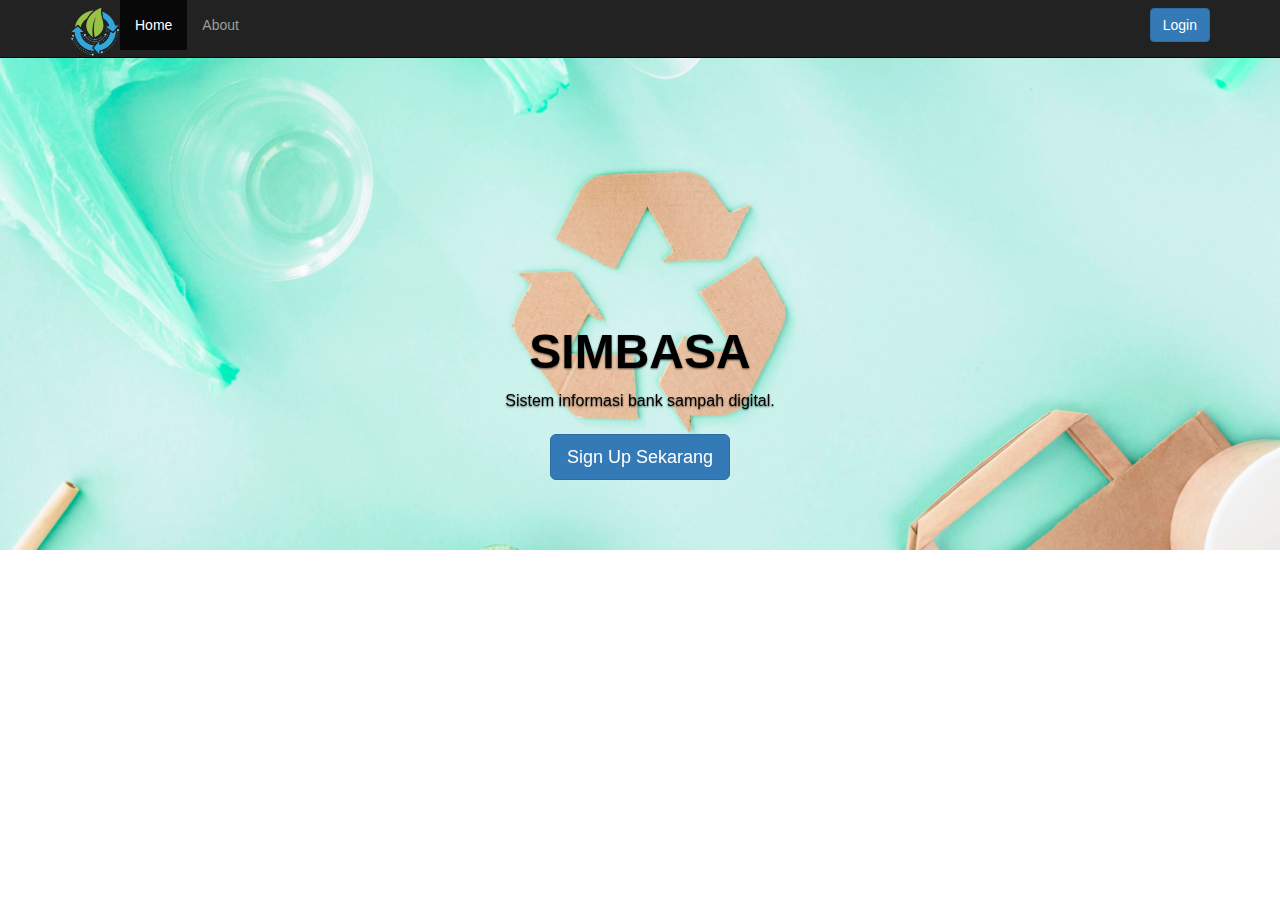
<file: index.html>
<!doctype html>
<html lang="en">
<head>
    <meta charset="utf-8">
    <meta http-equiv="X-UA-Compatible" content="IE=edge">
    <meta name="viewport" content="width=device-width, initial-scale=1">
    <title>SIMBASA</title>
    <link rel="icon" href="img/logo.png">
    <link href="css/bootstrap.min.css" rel="stylesheet">
    <link href="css/carousel.css" rel="stylesheet">
</head>
<body>

    <nav class="navbar navbar-inverse navbar-fixed-top">
        <div class="container">
            <div class="navbar-header">
                <button type="button" class="navbar-toggle collapsed" data-toggle="collapse" data-target="#navbar">
                    <span class="icon-bar"></span>
                    <span class="icon-bar"></span>
                    <span class="icon-bar"></span>
                </button>
                <img src="img/logo.png" alt="Logo" style="width: 50px; margin-top: 5px;">
            </div>
            <div id="navbar" class="collapse navbar-collapse">
                <ul class="nav navbar-nav">
                    <li class="active"><a href="index.html">Home</a></li>
                    <li><a href="about.html">About</a></li>
                </ul>
                <button class="btn btn-primary navbar-btn pull-right" data-toggle="modal" data-target="#modalLogin">Login</button>
            </div>
        </div>
    </nav>

    <div id="myCarousel" class="carousel slide" data-ride="carousel">
        <div class="carousel-inner">
            <div class="item active">
                <img src="img/gb2.jpg" alt="Slide 1">
                <div class="container">
                    <div class="carousel-caption">
                        <h1>SIMBASA</h1>
                        <p>Sistem informasi bank sampah digital.</p>
                        <p><button class="btn btn-primary btn-lg" data-toggle="modal" data-target="#modalSignup">Sign Up Sekarang</button></p>
                    </div>
                </div>
            </div>
        </div>
    </div>

    <div class="modal fade" id="modalLogin" tabindex="-1" role="dialog">
        <div class="modal-dialog">
            <div class="modal-content">
                <div class="modal-header">
                    <button type="button" class="close" data-dismiss="modal">&times;</button>
                    <h4 class="modal-title">Form Login</h4>
                </div>
                <div class="modal-body">
                    <form class="form-horizontal" action="proses_login.php" method="POST">
                        <div class="text-center" style="text-align:center; margin-bottom:20px;">
                            <img src="img/simbada.png" style="width: 150px;">
                        </div>
                        <div class="form-group">
                            <label class="col-sm-2">Email</label>
                            <div class="col-sm-10"><input type="email" name="email" class="form-control" required></div>
                        </div>
                        <div class="form-group">
                            <label class="col-sm-2">Password</label>
                            <div class="col-sm-10"><input type="password" name="password" class="form-control" required></div>
                        </div>
                        <div class="form-group">
                            <div class="col-sm-offset-2 col-sm-10">
                                <button type="submit" class="btn btn-primary">Login</button>
                            </div>
                        </div>
                    </form>
                </div>
            </div>
        </div>
    </div>

    <div class="modal fade" id="modalSignup" tabindex="-1" role="dialog">
        <div class="modal-dialog">
            <div class="modal-content">
                <div class="modal-header">
                    <button type="button" class="close" data-dismiss="modal">&times;</button>
                    <h4 class="modal-title">Form Sign Up</h4>
                </div>
                <div class="modal-body">
                    <form class="form-horizontal" action="proses_daftar.php" method="POST">
                        <div class="text-center" style="text-align:center; margin-bottom:20px;">
                            <img src="img/simbada.png" style="width: 150px;">
                        </div>
                        <div class="form-group">
                            <label class="col-sm-2">Nama</label>
                            <div class="col-sm-10"><input type="text" name="nama" class="form-control" required></div>
                        </div>
                        <div class="form-group">
                            <label class="col-sm-2">Username</label>
                            <div class="col-sm-10"><input type="text" name="username" class="form-control" required></div>
                        </div>
                        <div class="form-group">
                            <label class="col-sm-2">Email</label>
                            <div class="col-sm-10"><input type="email" name="email" class="form-control" required></div>
                        </div>
                        <div class="form-group">
                            <label class="col-sm-2">Password</label>
                            <div class="col-sm-10"><input type="password" name="password" class="form-control" required></div>
                        </div>
                        <div class="form-group">
                            <div class="col-sm-offset-2 col-sm-10">
                               <button type="submit" class="btn btn-primary">Daftar Sekarang</button>
                        </div>
                    </form>
                </div>
            </div>
        </div>
    </div>

    <script src="js/jquery-1.12.4.min.js"></script>
    <script src="js/bootstrap.min.js"></script>
</body>
</html>
</file>
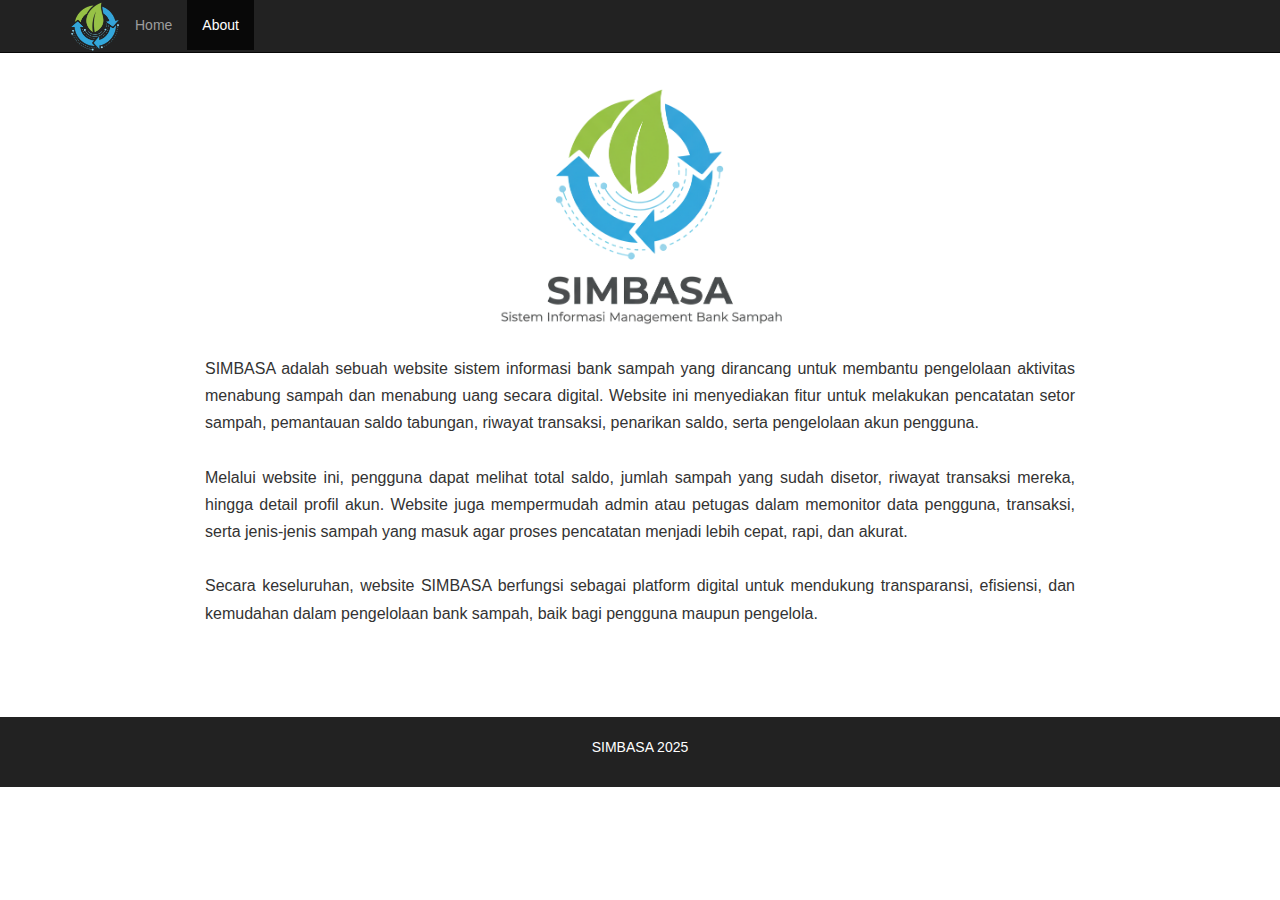
<file: about.html>
<!doctype html>
<html lang="en">

<head>
    <meta charset="utf-8">
    <meta http-equiv="X-UA-Compatible" content="IE=edge">
    <meta name="viewport" content="width=device-width, initial-scale=1">

    <title>SIMBASA</title>

    <link rel="icon" href="img/logo.png">
    <link href="css/bootstrap.min.css" rel="stylesheet">
    <link href="css/carousel.css" rel="stylesheet">

</head>

<body>

    <nav class="navbar navbar-inverse navbar-fixed-top">
        <div class="container">
            <div class="navbar-header">
                <button type="button" class="navbar-toggle collapsed" data-toggle="collapse" data-target="#navbar"
                    aria-expanded="false" aria-controls="navbar">
                    <span class="sr-only">Toggle navigation</span>
                    <span class="icon-bar"></span>
                    <span class="icon-bar"></span>
                    <span class="icon-bar"></span>
                </button>
                <img src="img/logo.png" alt="Logo SIMBASA" class="img-fluid mb-2"
                    style="width: 50px; height: auto; align-items: center;">
            </div>
            <div id="navbar" class="collapse navbar-collapse">
                <ul class="nav navbar-nav">
                    <li><a href="index.html">Home</a></li>
                    <li class="active"><a href="about.html">About</a></li>
                </ul>
            </div>
        </div>
    </nav>

    <div class="container">

        <div class="starter-template">

            <img src="img/simbada.png" alt="SIMBASA Logo">
            <p class="lead">
                SIMBASA adalah sebuah website sistem informasi bank sampah yang dirancang untuk membantu
                pengelolaan aktivitas menabung sampah dan menabung uang secara digital. Website ini menyediakan fitur
                untuk melakukan pencatatan setor sampah, pemantauan saldo tabungan, riwayat transaksi, penarikan saldo,
                serta pengelolaan akun pengguna. <br><br>

                Melalui website ini, pengguna dapat melihat total saldo, jumlah sampah yang sudah disetor, riwayat
                transaksi mereka, hingga detail profil akun. Website juga mempermudah admin atau petugas dalam memonitor
                data pengguna, transaksi, serta jenis-jenis sampah yang masuk agar proses pencatatan menjadi lebih
                cepat, rapi, dan akurat. <br><br>

                Secara keseluruhan, website SIMBASA berfungsi sebagai platform digital untuk mendukung transparansi,
                efisiensi, dan kemudahan dalam pengelolaan bank sampah, baik bagi pengguna maupun pengelola.
            </p>

        </div>

    </div>

    <div class="footer">
        <p>SIMBASA 2025</p>
    </div>

    <script src="js/jquery-1.12.4.min.js"></script>
    <script src="js/bootstrap.min.js"></script>

</body>

</html>
</file>
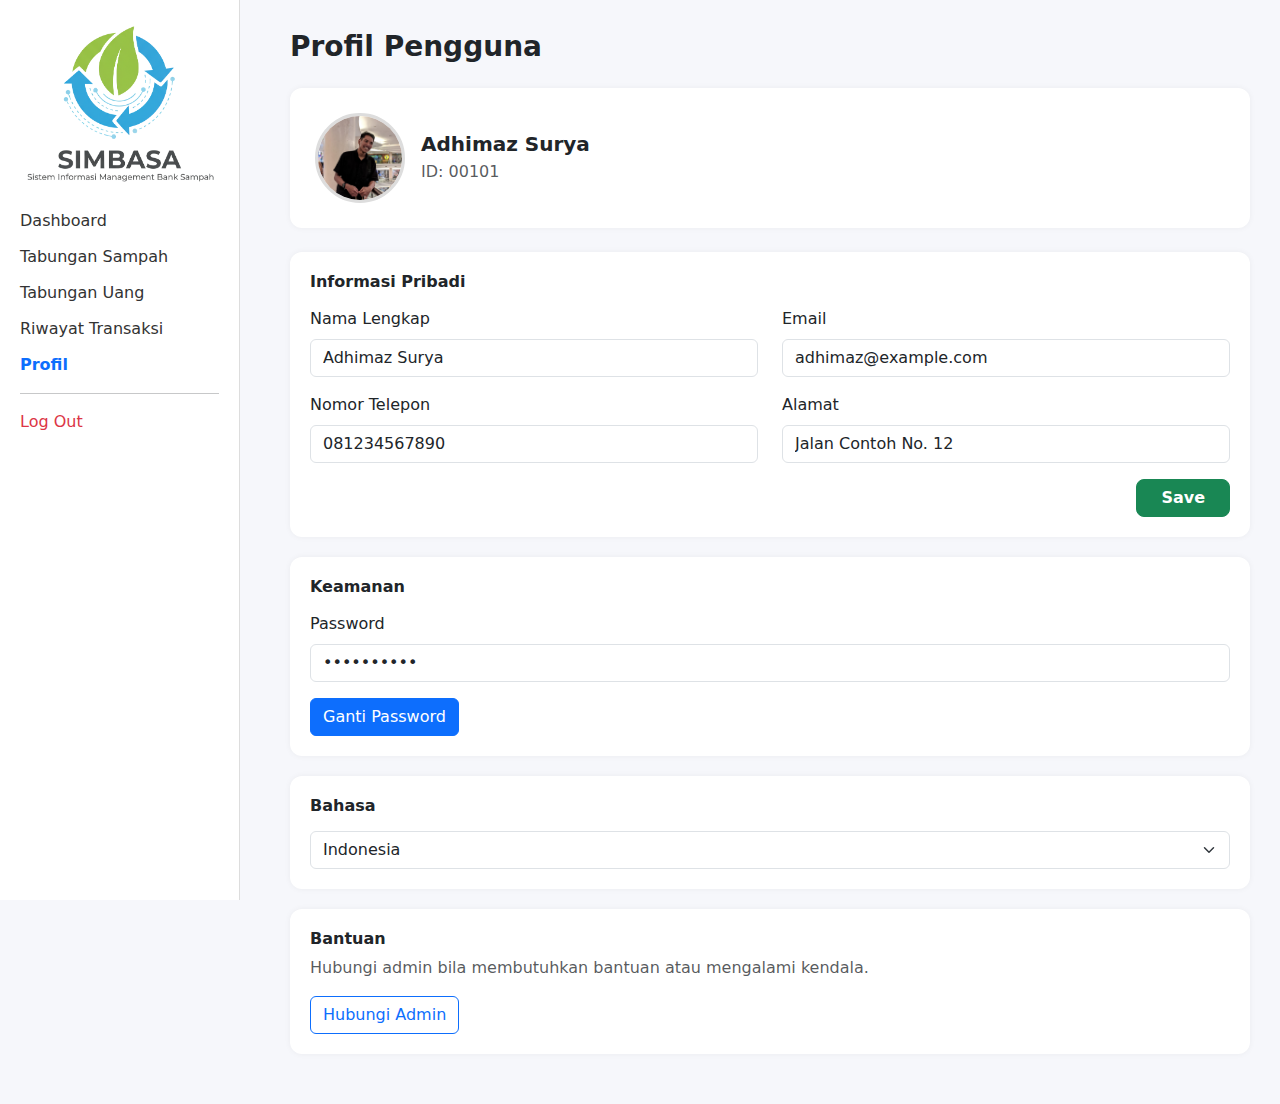
<file: profile.html>
<!DOCTYPE html>
<html lang="en">

<head>
    <meta charset="UTF-8">
    <meta name="viewport" content="width=device-width, initial-scale=1.0">
    <title>Profil SIMBASA</title>

    <!-- Bootstrap -->
    <link href="https://cdn.jsdelivr.net/npm/bootstrap@5.3.0/dist/css/bootstrap.min.css" rel="stylesheet">
    <link rel="icon" href="img/logo.png">
    <link href="css/profile.css" rel="stylesheet">
</head>

<body>

    <!-- SIDEBAR -->
    <div class="sidebar">
        <img src="img/simbada.png" alt="Logo SIMBASA" class="img-fluid mb-2"
            style="width: 200px; height: auto; align-items: center;">
        <a href="dash.html">Dashboard</a>
        <a href="ts.html">Tabungan Sampah</a>
        <a href="tu.html">Tabungan Uang</a>
        <a href="rt.html">Riwayat Transaksi</a>
        <a href="profile.html" class="fw-bold text-primary">Profil</a>
        <hr>
        <a href="index.html" class="text-danger">Log Out</a>
    </div>

    <!-- MAIN CONTENT -->
    <div class="main">

        <h3 class="fw-bold mb-4">Profil Pengguna</h3>

        <!-- PROFILE CARD -->
        <div class="profile-card mb-4 d-flex align-items-center gap-3">
            <img src="img/me.jpg" alt="Foto Profil" class="profile-img">
            <div>
                <h5 class="fw-bold mb-1">Adhimaz Surya</h5>
                <p class="text-muted mb-0">ID: 00101</p>
            </div>
        </div>

        <!-- INFORMASI PRIBADI -->
        <div class="profile-section">
            <h6 class="fw-bold mb-3">Informasi Pribadi</h6>

            <div class="row mb-3">
                <div class="col-md-6">
                    <label class="form-label">Nama Lengkap</label>
                    <input type="text" class="form-control" value="Adhimaz Surya">
                </div>
                <div class="col-md-6">
                    <label class="form-label">Email</label>
                    <input type="email" class="form-control" value="adhimaz@example.com">
                </div>
            </div>

            <div class="row">
                <div class="col-md-6">
                    <label class="form-label">Nomor Telepon</label>
                    <input type="text" class="form-control" value="081234567890">
                </div>
                <div class="col-md-6">
                    <label class="form-label">Alamat</label>
                    <input type="text" class="form-control" value="Jalan Contoh No. 12">
                </div>
            </div>

            <!-- Tombol Save -->
            <div class="text-end mt-3">
                <button class="btn btn-success px-4">Save</button>
            </div>
        </div>

        <!-- KEAMANAN -->
        <div class="profile-section">
            <h6 class="fw-bold mb-3">Keamanan</h6>

            <label class="form-label">Password</label>
            <input type="password" class="form-control mb-2" value="**********">
            <button class="btn btn-primary mt-2">Ganti Password</button>
        </div>

        <!-- BAHASA -->
        <div class="profile-section">
            <h6 class="fw-bold mb-3">Bahasa</h6>

            <select class="form-select">
                <option>Indonesia</option>
                <option>English</option>
            </select>
        </div>

        <!-- BANTUAN -->
        <div class="profile-section">
            <h6 class="fw-bold mb-2">Bantuan</h6>

            <p class="text-muted">Hubungi admin bila membutuhkan bantuan atau mengalami kendala.</p>
            <button class="btn btn-outline-primary">Hubungi Admin</button>
        </div>

    </div>

    <!-- Bootstrap JS -->
    <script src="https://cdn.jsdelivr.net/npm/bootstrap@5.3.0/dist/js/bootstrap.bundle.min.js"></script>

</body>

</html>
</file>
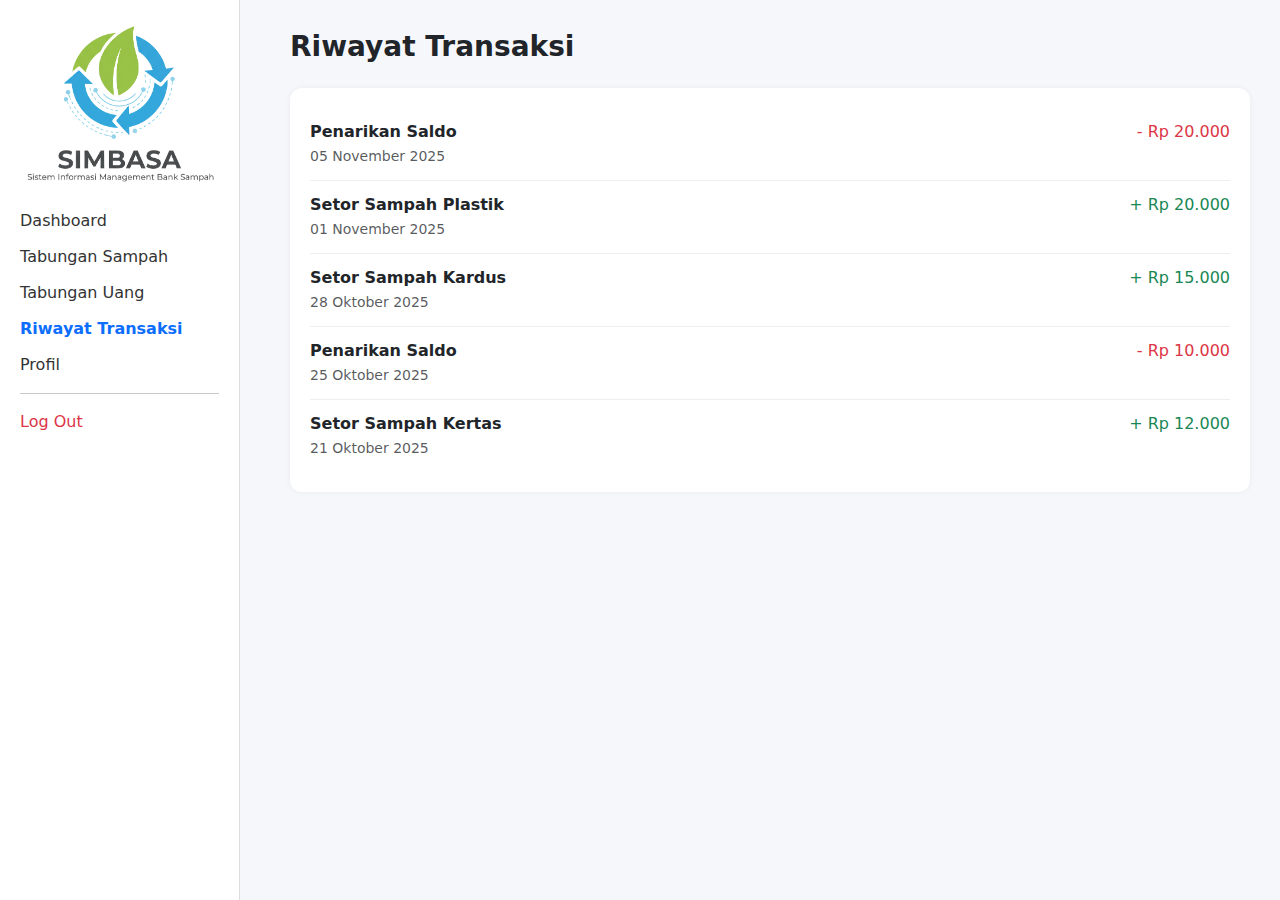
<file: rt.html>
<!DOCTYPE html>
<html lang="en">

<head>
    <meta charset="UTF-8">
    <meta name="viewport" content="width=device-width, initial-scale=1.0">
    <title>Riwayat Transaksi SIMBASA</title>

    <!-- Bootstrap -->
    <link href="https://cdn.jsdelivr.net/npm/bootstrap@5.3.0/dist/css/bootstrap.min.css" rel="stylesheet">
    <link rel="icon" href="img/logo.png">
    <link href="css/rt.css" rel="stylesheet">
</head>

<body>

    <!-- SIDEBAR -->
    <div class="sidebar">
        <img src="img/simbada.png" alt="Logo SIMBASA" class="img-fluid mb-2"
            style="width: 200px; height: auto; align-items: center;">
        <a href="dash.html">Dashboard</a>
        <a href="ts.html">Tabungan Sampah</a>
        <a href="tu.html">Tabungan Uang</a>
        <a href="rt.html" class="fw-bold text-primary">Riwayat Transaksi</a>
        <a href="profile.html">Profil</a>
        <hr>
        <a href="index.html" class="text-danger">Log Out</a>
    </div>

    <!-- MAIN CONTENT -->
    <div class="main">

        <h3 class="fw-bold mb-4">Riwayat Transaksi</h3>

        <div class="riwayat-box">

            <!-- ITEM -->
            <div class="item-riwayat">
                <strong>Penarikan Saldo</strong>
                <span class="float-end text-danger">- Rp 20.000</span><br>
                <small class="text-muted">05 November 2025</small>
            </div>

            <div class="item-riwayat">
                <strong>Setor Sampah Plastik</strong>
                <span class="float-end text-success">+ Rp 20.000</span><br>
                <small class="text-muted">01 November 2025</small>
            </div>

            <div class="item-riwayat">
                <strong>Setor Sampah Kardus</strong>
                <span class="float-end text-success">+ Rp 15.000</span><br>
                <small class="text-muted">28 Oktober 2025</small>
            </div>

            <div class="item-riwayat">
                <strong>Penarikan Saldo</strong>
                <span class="float-end text-danger">- Rp 10.000</span><br>
                <small class="text-muted">25 Oktober 2025</small>
            </div>

            <div class="item-riwayat">
                <strong>Setor Sampah Kertas</strong>
                <span class="float-end text-success">+ Rp 12.000</span><br>
                <small class="text-muted">21 Oktober 2025</small>
            </div>

        </div>

    </div>

    <!-- Bootstrap JS -->
    <script src="https://cdn.jsdelivr.net/npm/bootstrap@5.3.0/dist/js/bootstrap.bundle.min.js"></script>

</body>

</html>
</file>
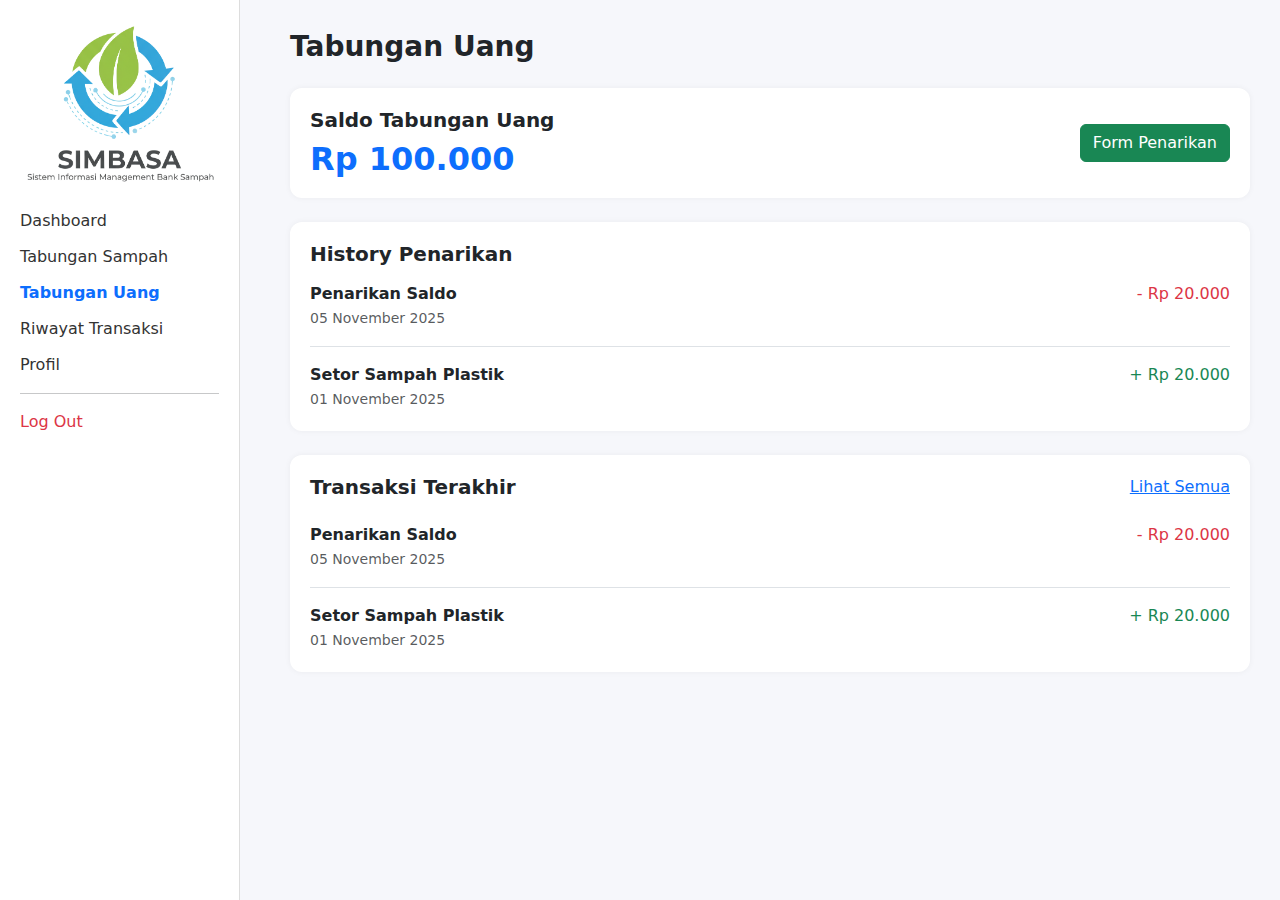
<file: tu.html>
<!DOCTYPE html>
<html lang="en">

<head>
    <meta charset="UTF-8">
    <meta name="viewport" content="width=device-width, initial-scale=1.0">
    <title>Tabungan Uang SIMBASA</title>

    <!-- Bootstrap -->
    <link href="https://cdn.jsdelivr.net/npm/bootstrap@5.3.0/dist/css/bootstrap.min.css" rel="stylesheet">
    <link rel="icon" href="img/logo.png">
    <link href="css/tu.css" rel="stylesheet">
</head>

<body>

    <!-- SIDEBAR -->
    <div class="sidebar">
        <img src="img/simbada.png" alt="Logo SIMBASA" class="img-fluid mb-2"
            style="width: 200px; height: auto; align-items: center;">
        <a href="dash.html">Dashboard</a>
        <a href="ts.html">Tabungan Sampah</a>
        <a href="tu.html" class="fw-bold text-primary">Tabungan Uang</a>
        <a href="rt.html">Riwayat Transaksi</a>
        <a href="profile.html">Profil</a>
        <hr>
        <a href="index.html" class="text-danger">Log Out</a>
    </div>

    <!-- MAIN CONTENT -->
    <div class="main">

        <h3 class="fw-bold mb-4">Tabungan Uang</h3>

        <!-- SALDO -->
        <div class="saldo-box mb-4" style="position: relative;">

            <div class="d-flex justify-content-between align-items-center">
                <div>
                    <h5 class="fw-bold">Saldo Tabungan Uang</h5>
                    <h2 class="fw-bold text-primary mb-0">Rp 100.000</h2>
                </div>

                <!-- Tombol Form Penarikan -->
                <button class="btn btn-success" data-bs-toggle="modal" data-bs-target="#modalPenarikan">
                    Form Penarikan
                </button>
            </div>

        </div>


        <!-- HISTORY PENARIKAN -->
        <div class="riwayat-box mb-4">
            <h5 class="fw-bold mb-3">History Penarikan</h5>

            <div class="border-bottom pb-3 mb-3">
                <strong>Penarikan Saldo</strong>
                <span class="float-end text-danger">- Rp 20.000</span><br>
                <small class="text-muted">05 November 2025</small>
            </div>

            <div>
                <strong>Setor Sampah Plastik</strong>
                <span class="float-end text-success">+ Rp 20.000</span><br>
                <small class="text-muted">01 November 2025</small>
            </div>
        </div>

        <!-- TRANSAKSI TERAKHIR -->
        <div class="riwayat-box">
            <div class="d-flex justify-content-between mb-3">
                <h5 class="fw-bold">Transaksi Terakhir</h5>
                <a href="rt.html" class="text-primary">Lihat Semua</a>
            </div>

            <div class="border-bottom pb-3 mb-3">
                <strong>Penarikan Saldo</strong>
                <span class="float-end text-danger">- Rp 20.000</span><br>
                <small class="text-muted">05 November 2025</small>
            </div>

            <div>
                <strong>Setor Sampah Plastik</strong>
                <span class="float-end text-success">+ Rp 20.000</span><br>
                <small class="text-muted">01 November 2025</small>
            </div>
        </div>

    </div>

    <!-- Bootstrap JS -->
    <script src="https://cdn.jsdelivr.net/npm/bootstrap@5.3.0/dist/js/bootstrap.bundle.min.js"></script>
    <script>
        // SALDO CONTOH — nanti ambil dari backend
        let saldoUser = 100000;

        // Munculkan input nomor otomatis berdasarkan jenis penarikan
        document.getElementById("jenisPenarikan").addEventListener("change", function () {
            let jenis = this.value;
            let wrap = document.getElementById("wrapNomor");
            let label = document.getElementById("labelNomor");
            let input = document.getElementById("inputNomor");

            if (jenis === "tunai") {
                wrap.style.display = "none"; // tunai tidak perlu nomor
                return;
            }

            wrap.style.display = "block";
            if (jenis === "dana") {
                label.innerText = "Nomor DANA";
                input.placeholder = "08xxxxxxxxxx";
            }
            else if (jenis === "ovo") {
                label.innerText = "Nomor OVO";
                input.placeholder = "08xxxxxxxxxx";
            }
            else if (jenis === "gopay") {
                label.innerText = "Nomor GoPay";
                input.placeholder = "08xxxxxxxxxx";
            }
            else if (jenis === "e-banking") {
                label.innerText = "ID E-Banking";
                input.placeholder = "ID / Username E-banking";
            }
            else if (jenis === "bank") {
                label.innerText = "Nomor Rekening Bank";
                input.placeholder = "Contoh: 1234567890";
            }
        });

        // Validasi nominal tidak boleh lebih dari saldo
        document.getElementById("nominal").addEventListener("input", function () {
            let error = document.getElementById("errorNominal");

            if (parseInt(this.value) > saldoUser) {
                error.classList.remove("d-none");
            } else {
                error.classList.add("d-none");
            }
        });

        // Submit form
        document.getElementById("formPenarikan").addEventListener("submit", function (e) {
            e.preventDefault();

            let nominal = parseInt(document.getElementById("nominal").value);
            let error = document.getElementById("errorNominal");

            if (nominal > saldoUser) {
                error.classList.remove("d-none");
                return;
            }

            alert("Penarikan berhasil dikirim!");
        });
    </script>

    <!-- Modal Form Penarikan -->
    <div class="modal fade" id="modalPenarikan" tabindex="-1">
        <div class="modal-dialog">
            <div class="modal-content">

                <div class="modal-header">
                    <h5 class="modal-title">Form Penarikan Saldo</h5>
                    <button type="button" class="btn-close" data-bs-dismiss="modal"></button>
                </div>

                <div class="modal-body">
                    <form id="formPenarikan">

                        <!-- Jenis Penarikan -->
                        <div class="mb-3">
                            <label class="form-label fw-bold">Jenis Penarikan</label>
                            <select id="jenisPenarikan" class="form-select" required>
                                <option value="" selected disabled>Pilih jenis penarikan</option>
                                <option value="dana">DANA</option>
                                <option value="ovo">OVO</option>
                                <option value="gopay">GoPay</option>
                                <option value="e-banking">E-Banking</option>
                                <option value="bank">Transfer Bank</option>
                                <option value="tunai">Tunai</option>
                            </select>
                        </div>

                        <!-- Input nomor rekening / e-wallet (tampil otomatis) -->
                        <div class="mb-3" id="wrapNomor" style="display:none;">
                            <label id="labelNomor" class="form-label fw-bold"></label>
                            <input type="text" id="inputNomor" class="form-control" placeholder="">
                        </div>

                        <!-- Nominal -->
                        <div class="mb-3">
                            <label class="form-label fw-bold">Nominal Penarikan</label>
                            <input type="number" id="nominal" class="form-control" placeholder="Masukkan nominal"
                                required>
                            <small class="text-danger d-none" id="errorNominal">Nominal melebihi saldo!</small>
                        </div>

                        <!-- Keterangan -->
                        <div class="mb-3">
                            <label class="form-label fw-bold">Keterangan</label>
                            <input type="text" id="keterangan" class="form-control" placeholder="Opsional">
                        </div>

                        <button type="submit" class="btn btn-primary w-100">Kirim Penarikan</button>

                    </form>
                </div>
            </div>
        </div>
    </div>

</body>

</html>
</file>
<file: css/carousel.css>
/* ===== GLOBAL ===== */
body {
    padding-top: 50px; /* Jarak navbar */
    font-family: "Segoe UI", Arial, sans-serif;
}

/* ===== NAVBAR ===== */
.navbar-btn {
    margin-top: 8px;
    margin-left: 15px;
}

/* ===== LOGO DI MODAL ===== */
.logo-container img {
    max-width: 150px;
    width: 100%;
    height: auto;
    margin: 0 auto 20px;
    display: block;
}

/* ===== CAPTION CAROUSEL ===== */
.carousel .item img {
    width: 100%;
    height: 500px;          /* boleh sesuaikan sendiri */
    object-fit: cover;      /* crop otomatis agar pas */
    object-position: center; /* pusatkan gambarnya */
}


.carousel-caption h1 {
    font-size: 48px;
    font-weight: bold;
    color: black;
}

.carousel-caption p {
    font-size: 16px;
    max-width: 700px;
    margin: 0 auto 20px;
    line-height: 1.6;
    color: black;
}

/* ===== FOOTER ===== */
.footer {
    padding: 20px 0;
    background: #222;
    color: #fff;
    text-align: center;
    margin-top: 40px;
}

/* ===== ABOUT PAGE ===== */
.starter-template {
    padding: 30px 15px;
    text-align: center;
    max-width: 900px;
    margin: 0 auto;
}

.starter-template img {
    max-width: 300px;
    width: 100%;
    height: auto;
    margin-bottom: 20px;
}

.about-title {
    font-size: 38px;
    font-weight: 700;
    margin-top: 10px;
    margin-bottom: 5px;
}

.about-subtitle {
    font-size: 18px;
    color: #666;
    margin-bottom: 30px;
}

.lead {
    font-size: 16px;
    line-height: 1.7;
    text-align: justify;
}
</file>
<file: css/profile.css>
body {
            background: #f6f7fb;
        }

        .sidebar {
            width: 240px;
            height: 100vh;
            background: white;
            position: fixed;
            border-right: 1px solid #ddd;
            padding: 20px;
        }

        .sidebar a {
            display: block;
            margin: 12px 0;
            font-size: 16px;
            color: #333;
            text-decoration: none;
        }

        .sidebar a:hover {
            color: #0d6efd;
        }

        .main {
            margin-left: 260px;
            padding: 30px;
        }

        .profile-card {
            background: white;
            padding: 25px;
            border-radius: 12px;
            box-shadow: 0 0 6px rgba(0, 0, 0, 0.05);
        }

        .profile-section {
            background: white;
            padding: 20px;
            border-radius: 12px;
            box-shadow: 0 0 6px rgba(0, 0, 0, 0.05);
            margin-bottom: 20px;
        }

        .profile-img {
            width: 90px;
            height: 90px;
            border-radius: 50%;
            object-fit: cover;
            border: 3px solid #ddd;
        }

        .btn-success {
            font-weight: 600;
            border-radius: 8px;
        }
</file>
<file: css/rt.css>
body {
            background: #f6f7fb;
        }

        .sidebar {
            width: 240px;
            height: 100vh;
            background: white;
            position: fixed;
            border-right: 1px solid #ddd;
            padding: 20px;
        }

        .sidebar a {
            display: block;
            margin: 12px 0;
            font-size: 16px;
            color: #333;
            text-decoration: none;
        }

        .sidebar a:hover {
            color: #0d6efd;
        }

        .main {
            margin-left: 260px;
            padding: 30px;
        }

        .riwayat-box {
            background: white;
            padding: 20px;
            border-radius: 12px;
            box-shadow: 0 0 6px rgba(0, 0, 0, 0.05);
        }

        .item-riwayat {
            padding: 12px 0;
            border-bottom: 1px solid #eee;
        }

        .item-riwayat:last-child {
            border-bottom: none;
        }
</file>
<file: css/tu.css>
body {
            background: #f6f7fb;
        }

        .sidebar {
            width: 240px;
            height: 100vh;
            background: white;
            position: fixed;
            border-right: 1px solid #ddd;
            padding: 20px;
        }

        .sidebar a {
            display: block;
            margin: 12px 0;
            font-size: 16px;
            color: #333;
            text-decoration: none;
        }

        .sidebar a:hover {
            color: #0d6efd;
        }

        .main {
            margin-left: 260px;
            padding: 30px;
        }

        .saldo-box,
        .riwayat-box {
            background: white;
            padding: 20px;
            border-radius: 12px;
            box-shadow: 0 0 6px rgba(0, 0, 0, 0.05);
        }
</file>
